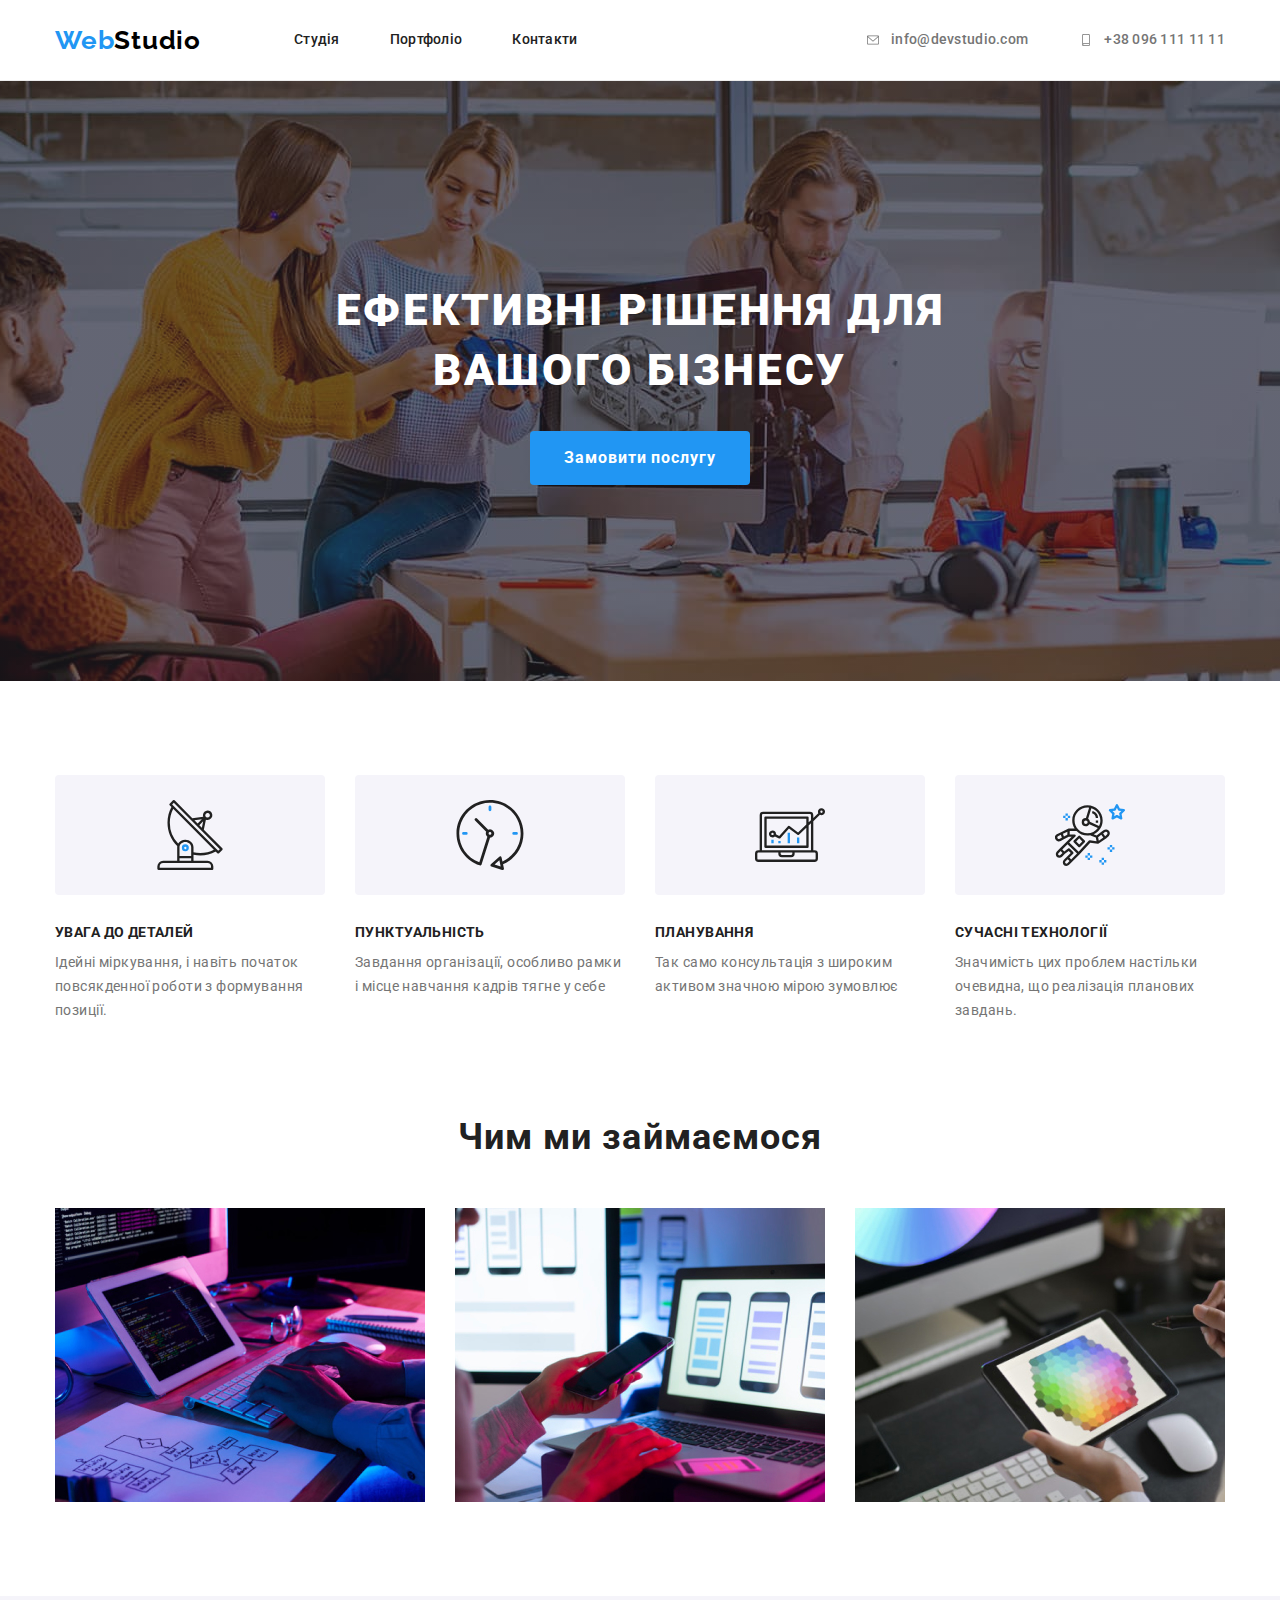
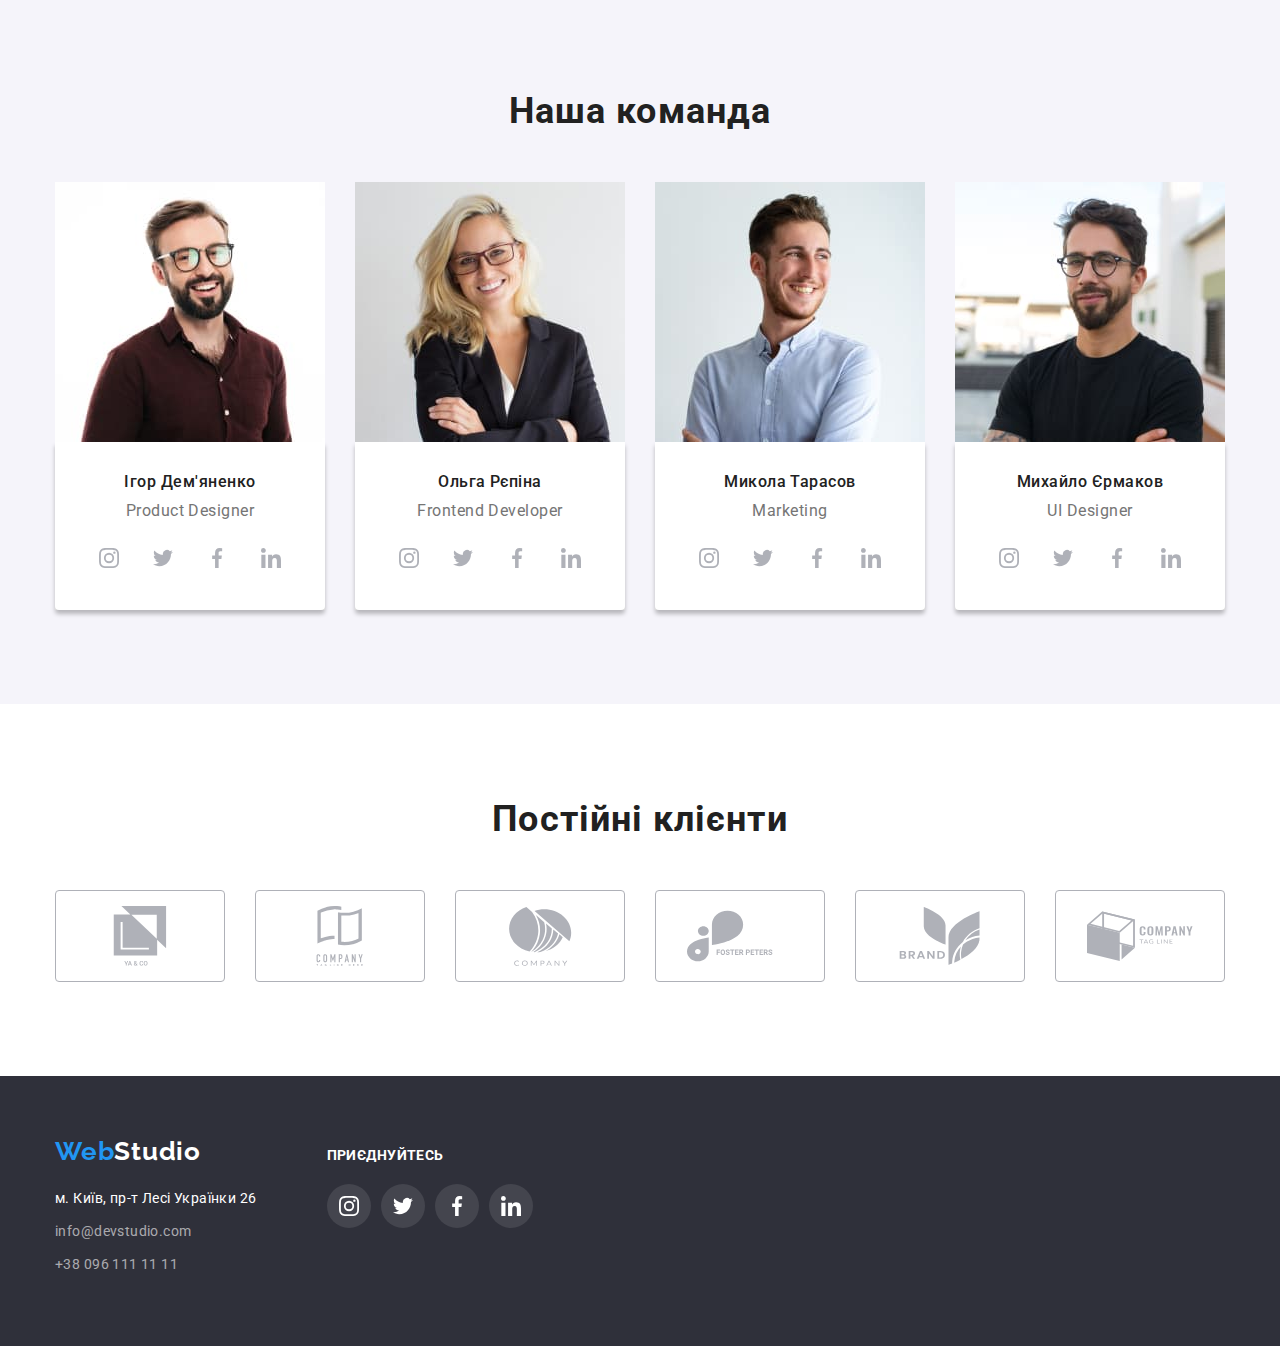
<file: index.html>
<!DOCTYPE html>
<html lang="uk">
  <head>
    <meta charset="UTF-8" />
    <meta http-equiv="X-UA-Compatible" content="IE=edge" />
    <meta name="viewport" content="width=device-width, initial-scale=1.0" />
    <title>Студія</title>

    <link rel="preconnect" href="https://fonts.googleapis.com" />
    <link rel="preconnect" href="https://fonts.gstatic.com" crossorigin />
    <!--<link rel="preconnect" href="<https://fonts.gstatic.com>" />-->
    <link
      href="https://fonts.googleapis.com/css2?family=Raleway:wght@700&family=Roboto:wght@400;500;700;900&display=swap"
      rel="stylesheet"
    />

    <link
      rel="stylesheet"
      href="https://cdnjs.cloudflare.com/ajax/libs/modern-normalize/1.1.0/modern-normalize.min.css"
      integrity="sha512-wpPYUAdjBVSE4KJnH1VR1HeZfpl1ub8YT/NKx4PuQ5NmX2tKuGu6U/JRp5y+Y8XG2tV+wKQpNHVUX03MfMFn9Q=="
      crossorigin="anonymous"
      referrerpolicy="no-referrer"
    />
    <link rel="stylesheet" href="./css/style.css" />
  </head>

  <body>
    <header class="page-header">
      <nav class="container main-nav">
        <a href="./index.html" class="logoh link"
          ><span class="webh-logo">Web</span><span class="studioh-logo">Studio</span></a
        >
        <ul class="site-nav list">
          <li class="item">
            <a href="" class="link">Студія</a>
          </li>
          <li class="item">
            <a href="./portfolio.html" class="link">Портфоліо</a>
          </li>
          <li class="item"><a href=" " class="link">Контакти</a></li>
        </ul>

        <ul class="contacts-nav list">
          <li class="item">
            <a href="mailto:info@devstudio.com" class="contacts link">
              <svg class="contacts-nav-icon" width="16" height="12">
                <use href="./images/icon.svg#envelope"></use>
              </svg>
              info@devstudio.com
            </a>
          </li>
          <li class="item">
            <a href="tel:+380961111111" class="contacts link">
              <svg class="contacts-nav-icon" width="16" height="12">
                <use href="./images/icon.svg#smartphone"></use>
              </svg>
              +38 096 111 11 11
            </a>
          </li>
        </ul>
      </nav>
    </header>

    <main>
      <!--section "hero">-->

      <section class="hero-section overlay">
        <h1 class="hero-title">Ефективні рішення для вашого бізнесу</h1>
        <button type="button" class="button hero-button">Замовити послугу</button>
      </section>

      <!-- Section Особливості рішень-->

      <!-- features Section - Особливості рішень-->
      <section class="section no-padding">
        <div class="container">
          <h2 class="section-title visually-hidden">Особливості рішень</h2>
          <ul class="features-list list">
            <li class="item">
              <div class="thumb">
                <svg class="features-icon" width="70" height="70">
                  <use href="./images/icon.svg#antenna"></use>
                </svg>
              </div>
              <div class="features-content">
                <h3 class="title">Увага до деталей</h3>
                <p class="description">
                  Ідейні міркування, і навіть початок повсякденної роботи з формування позиції.
                </p>
              </div>
            </li>
            <li class="item">
              <div class="thumb">
                <svg class="features-icon" width="70" height="70">
                  <use href="./images/icon.svg#clock"></use>
                </svg>
              </div>
              <div class="features-content">
                <h3 class="title">Пунктуальність</h3>
                <p class="description">
                  Завдання організації, особливо рамки і місце навчання кадрів тягне у себе
                </p>
              </div>
            </li>
            <li class="item">
              <div class="thumb">
                <svg class="features-icon" width="70" height="70">
                  <use href="./images/icon.svg#diagram"></use>
                </svg>
              </div>
              <div class="features-content">
                <h3 class="title">Планування</h3>
                <p class="description">
                  Так само консультація з широким активом значною мірою зумовлює
                </p>
              </div>
            </li>
            <li class="item">
              <div class="thumb">
                <svg class="features-icon" width="70" height="70">
                  <use href="./images/icon.svg#astronaut"></use>
                </svg>
              </div>
              <div class="features-content">
                <h3 class="title">Сучасні технології</h3>
                <p class="description">
                  Значимість цих проблем настільки очевидна, що реалізація планових завдань.
                </p>
              </div>
            </li>
          </ul>
        </div>
      </section>

      <!-- -->

      <!-- Section Чим ми займаємося -->
      <section class="section">
        <div class="container">
          <h2 class="section-title">Чим ми займаємося</h2>
          <ul class="work-list list">
            <li class="item">
              <a href="" class="title">
                <img src="./images/box/box-1.jpg" alt="Діяльність1" width="370" height="294" />
              </a>
            </li>
            <li class="item">
              <a href="" class="title">
                <img src="./images/box/box-2.jpg" alt="Діяльність2" width="370" height="294" />
              </a>
            </li>
            <li class="item">
              <a href="" class="title">
                <img src="./images/box/box-3.jpg" alt="Діяльність3" width="370" height="294" />
              </a>
            </li>
          </ul>
        </div>
      </section>

      <!-- Section Наша команда Section 3-->
      <section class="section cards-team">
        <div class="container">
          <h2 class="section-title">Наша команда</h2>
          <ul class="team-list list">
            <li class="item">
              <img
                src="./images/cards/team-card1.jpg"
                alt="Ігор Дем'яненко продакт Дизайнер"
                width="270"
                height="260"
              />
              <div class="team-info">
                <div class="team-content">
                  <h3 class="title">Ігор Дем'яненко</h3>
                  <p class="description" lang="en">Product Designer</p>
                </div>

                <div class="team-icon">
                  <!--Оформление иконок соцсетей */-->
                  <ul class="team-list-icon list">
                    <li>
                      <a
                        class="team-icon-link"
                        href="https://www.instagram.com/"
                        aria-label="Instagram icon"
                        target="_blank"
                        rel="noopener noreferrer"
                      >
                        <svg class="team-item-icon">
                          <use href="./images/icon.svg#instagram"></use>
                        </svg>
                      </a>
                    </li>
                    <li>
                      <a
                        class="team-icon-link"
                        href="https://twitter.com"
                        aria-label="Twitter icon"
                        target="_blank"
                        rel="noopener noreferrer"
                      >
                        <svg class="team-item-icon">
                          <use href="./images/icon.svg#twitter"></use>
                        </svg>
                      </a>
                    </li>
                    <li>
                      <a
                        class="team-icon-link"
                        href="https://facebook.com"
                        aria-label="Facebook icon"
                        target="_blank"
                        rel="noopener noreferrer"
                      >
                        <svg class="team-item-icon">
                          <use href="./images/icon.svg#facebook"></use>
                        </svg>
                      </a>
                    </li>
                    <li>
                      <a
                        class="team-icon-link"
                        href="https://linkedin.com"
                        aria-label="LinkedIn icon"
                        target="_blank"
                        rel="noopener noreferrer"
                      >
                        <svg class="team-item-icon">
                          <use href="./images/icon.svg#linkedin"></use>
                        </svg>
                      </a>
                    </li>
                  </ul>
                </div>
              </div>
            </li>

            <li class="item">
              <img
                src="./images/cards/team-card2.jpg"
                alt="Ольга Рєпіна фронт енд розробник"
                width="270"
                height="260"
              />
              <div class="team-info">
                <div class="team-content">
                  <h3 class="title">Ольга Рєпіна</h3>
                  <p class="description" lang="en">Frontend Developer</p>
                </div>
                <div class="team-icon">
                  <!--Оформление иконок соцсетей */-->
                  <ul class="team-list-icon list">
                    <li>
                      <a
                        class="team-icon-link"
                        href="https://www.instagram.com/"
                        aria-label="Instagram icon"
                        target="_blank"
                        rel="noopener noreferrer"
                      >
                        <svg class="team-item-icon">
                          <use href="./images/icon.svg#instagram"></use>
                        </svg>
                      </a>
                    </li>
                    <li>
                      <a
                        class="team-icon-link"
                        href="https://twitter.com"
                        aria-label="Twitter icon"
                        target="_blank"
                        rel="noopener noreferrer"
                      >
                        <svg class="team-item-icon">
                          <use href="./images/icon.svg#twitter"></use>
                        </svg>
                      </a>
                    </li>
                    <li>
                      <a
                        class="team-icon-link"
                        href="https://facebook.com"
                        aria-label="Facebook icon"
                        target="_blank"
                        rel="noopener noreferrer"
                      >
                        <svg class="team-item-icon">
                          <use href="./images/icon.svg#facebook"></use>
                        </svg>
                      </a>
                    </li>
                    <li>
                      <a
                        class="team-icon-link"
                        href="https://linkedin.com"
                        aria-label="LinkedIn icon"
                        target="_blank"
                        rel="noopener noreferrer"
                      >
                        <svg class="team-item-icon">
                          <use href="./images/icon.svg#linkedin"></use>
                        </svg>
                      </a>
                    </li>
                  </ul>
                </div>
              </div>
            </li>

            <li class="item">
              <img
                src="./images/cards/team-card3.jpg"
                alt="Микола Тарасов Маркетинг"
                width="270"
                height="260"
              />
              <div class="team-info">
                <div class="team-content">
                  <h3 class="title">Микола Тарасов</h3>
                  <p class="description" lang="en">Marketing</p>
                </div>

                <div class="team-icon">
                  <!--Оформление иконок соцсетей */-->
                  <ul class="team-list-icon list">
                    <li>
                      <a
                        class="team-icon-link"
                        href="https://www.instagram.com/"
                        aria-label="Instagram icon"
                        target="_blank"
                        rel="noopener noreferrer"
                      >
                        <svg class="team-item-icon">
                          <use href="./images/icon.svg#instagram"></use>
                        </svg>
                      </a>
                    </li>
                    <li>
                      <a
                        class="team-icon-link"
                        href="https://twitter.com"
                        aria-label="Twitter icon"
                        target="_blank"
                        rel="noopener noreferrer"
                      >
                        <svg class="team-item-icon">
                          <use href="./images/icon.svg#twitter"></use>
                        </svg>
                      </a>
                    </li>
                    <li>
                      <a
                        class="team-icon-link"
                        href="https://facebook.com"
                        aria-label="Facebook icon"
                        target="_blank"
                        rel="noopener noreferrer"
                      >
                        <svg class="team-item-icon">
                          <use href="./images/icon.svg#facebook"></use>
                        </svg>
                      </a>
                    </li>
                    <li>
                      <a
                        class="team-icon-link"
                        href="https://linkedin.com"
                        aria-label="LinkedIn icon"
                        target="_blank"
                        rel="noopener noreferrer"
                      >
                        <svg class="team-item-icon">
                          <use href="./images/icon.svg#linkedin"></use>
                        </svg>
                      </a>
                    </li>
                  </ul>
                </div>
              </div>
            </li>

            <li class="item">
              <img
                src="./images/cards/team-card4.jpg"
                alt="Михайло Єрмаков графічний дизайнер"
                width="270"
                height="260"
              />
              <div class="team-info">
                <div class="team-content">
                  <h3 class="title">Михайло Єрмаков</h3>
                  <p class="description" lang="en">UI Designer</p>
                </div>
                <div class="team-icon">
                  <!--Оформление иконок соцсетей */-->
                  <ul class="team-list-icon list">
                    <li>
                      <a
                        class="team-icon-link"
                        href="https://www.instagram.com/"
                        aria-label="Instagram icon"
                        target="_blank"
                        rel="noopener noreferrer"
                      >
                        <svg class="team-item-icon">
                          <use href="./images/icon.svg#instagram"></use>
                        </svg>
                      </a>
                    </li>
                    <li>
                      <a
                        class="team-icon-link"
                        href="https://twitter.com"
                        aria-label="Twitter icon"
                        target="_blank"
                        rel="noopener noreferrer"
                      >
                        <svg class="team-item-icon">
                          <use href="./images/icon.svg#twitter"></use>
                        </svg>
                      </a>
                    </li>
                    <li>
                      <a
                        class="team-icon-link"
                        href="https://facebook.com"
                        aria-label="Facebook icon"
                        target="_blank"
                        rel="noopener noreferrer"
                      >
                        <svg class="team-item-icon">
                          <use href="./images/icon.svg#facebook"></use>
                        </svg>
                      </a>
                    </li>
                    <li>
                      <a
                        class="team-icon-link"
                        href="https://linkedin.com"
                        aria-label="LinkedIn icon"
                        target="_blank"
                        rel="noopener noreferrer"
                      >
                        <svg class="team-item-icon">
                          <use href="./images/icon.svg#linkedin"></use>
                        </svg>
                      </a>
                    </li>
                  </ul>
                </div>
              </div>
            </li>
          </ul>
        </div>
      </section>

      <section class="section">
        <div class="container">
          <h2 class="section-title">Постійні клієнти</h2>
          <ul class="clients-list-icon list">
            <li>
              <a href="" class="clients-icon-link">
                <svg class="clients-item-icon">
                  <use href="./images/icon.svg#client-logo1"></use>
                </svg>
              </a>
            </li>
            <li>
              <a href="" class="clients-icon-link">
                <svg class="clients-item-icon">
                  <use href="./images/icon.svg#client-logo2"></use>
                </svg>
              </a>
            </li>
            <li>
              <a href="" class="clients-icon-link">
                <svg class="clients-item-icon">
                  <use href="./images/icon.svg#client-logo3"></use>
                </svg>
              </a>
            </li>
            <li>
              <a href="" class="clients-icon-link">
                <svg class="clients-item-icon">
                  <use href="./images/icon.svg#client-logo4"></use>
                </svg>
              </a>
            </li>
            <li class="item">
              <a href="" class="clients-icon-link">
                <svg class="clients-item-icon">
                  <use href="./images/icon.svg#client-logo5"></use>
                </svg>
              </a>
            </li>
            <li>
              <a href="" class="clients-icon-link">
                <svg class="clients-item-icon">
                  <use href="./images/icon.svg#client-logo6"></use>
                </svg>
              </a>
            </li>
          </ul>
        </div>
      </section>
    </main>

    <!-- footer -->
    <footer class="footer">
      <div class="container footer-info">
        <div class="footer-adr">
          <a href="./index.html" class="logof link">
            <span class="webf-logo">Web</span><span class="studiof-logo">Studio</span></a
          >
          <address>
            <a
              href="https://www.google.com/maps/d/viewer?mid=10uSM3H-mIU3GznYo2szRIEphczw&hl=en_US&ll=50.42732700000001%2C30.538092&z=17"
              target="_blank"
              class="address-footer link"
              rel="noopener noreferrer"
            >
              м. Київ, пр-т Лесі Українки 26</a
            >
            <a href="mailto:info@devstudio.com" class="contacts-footer link">info@devstudio.com</a>
            <a href="tel:+380961111111" class="contacts-footer link">+38 096 111 11 11</a>
          </address>
        </div>
        <div class="footer-icon">
          <p class="title">приєднуйтесь</p>
          <div class="team-icon">
            <!--Оформление иконок соцсетей */-->
            <ul class="footer-list-icon list">
              <li>
                <a
                  class="footer-icon-link"
                  href="https://www.instagram.com/"
                  aria-label="Instagram icon"
                  target="_blank"
                  rel="noopener noreferrer"
                >
                  <svg class="footer-item-icon">
                    <use href="./images/icon.svg#instagram"></use>
                  </svg>
                </a>
              </li>
              <li>
                <a
                  class="footer-icon-link"
                  href="https://twitter.com"
                  aria-label="Twitter icon"
                  target="_blank"
                  rel="noopener noreferrer"
                >
                  <svg class="footer-item-icon">
                    <use href="./images/icon.svg#twitter"></use>
                  </svg>
                </a>
              </li>
              <li>
                <a
                  class="footer-icon-link"
                  href="https://facebook.com"
                  aria-label="Facebook icon"
                  target="_blank"
                  rel="noopener noreferrer"
                >
                  <svg class="footer-item-icon">
                    <use href="./images/icon.svg#facebook"></use>
                  </svg>
                </a>
              </li>
              <li>
                <a
                  class="footer-icon-link"
                  href="https://linkedin.com"
                  aria-label="LinkedIn icon"
                  target="_blank"
                  rel="noopener noreferrer"
                >
                  <svg class="footer-item-icon">
                    <use href="./images/icon.svg#linkedin"></use>
                  </svg>
                </a>
              </li>
            </ul>
          </div>
        </div>
      </div>
    </footer>
  </body>
</html>
</file>
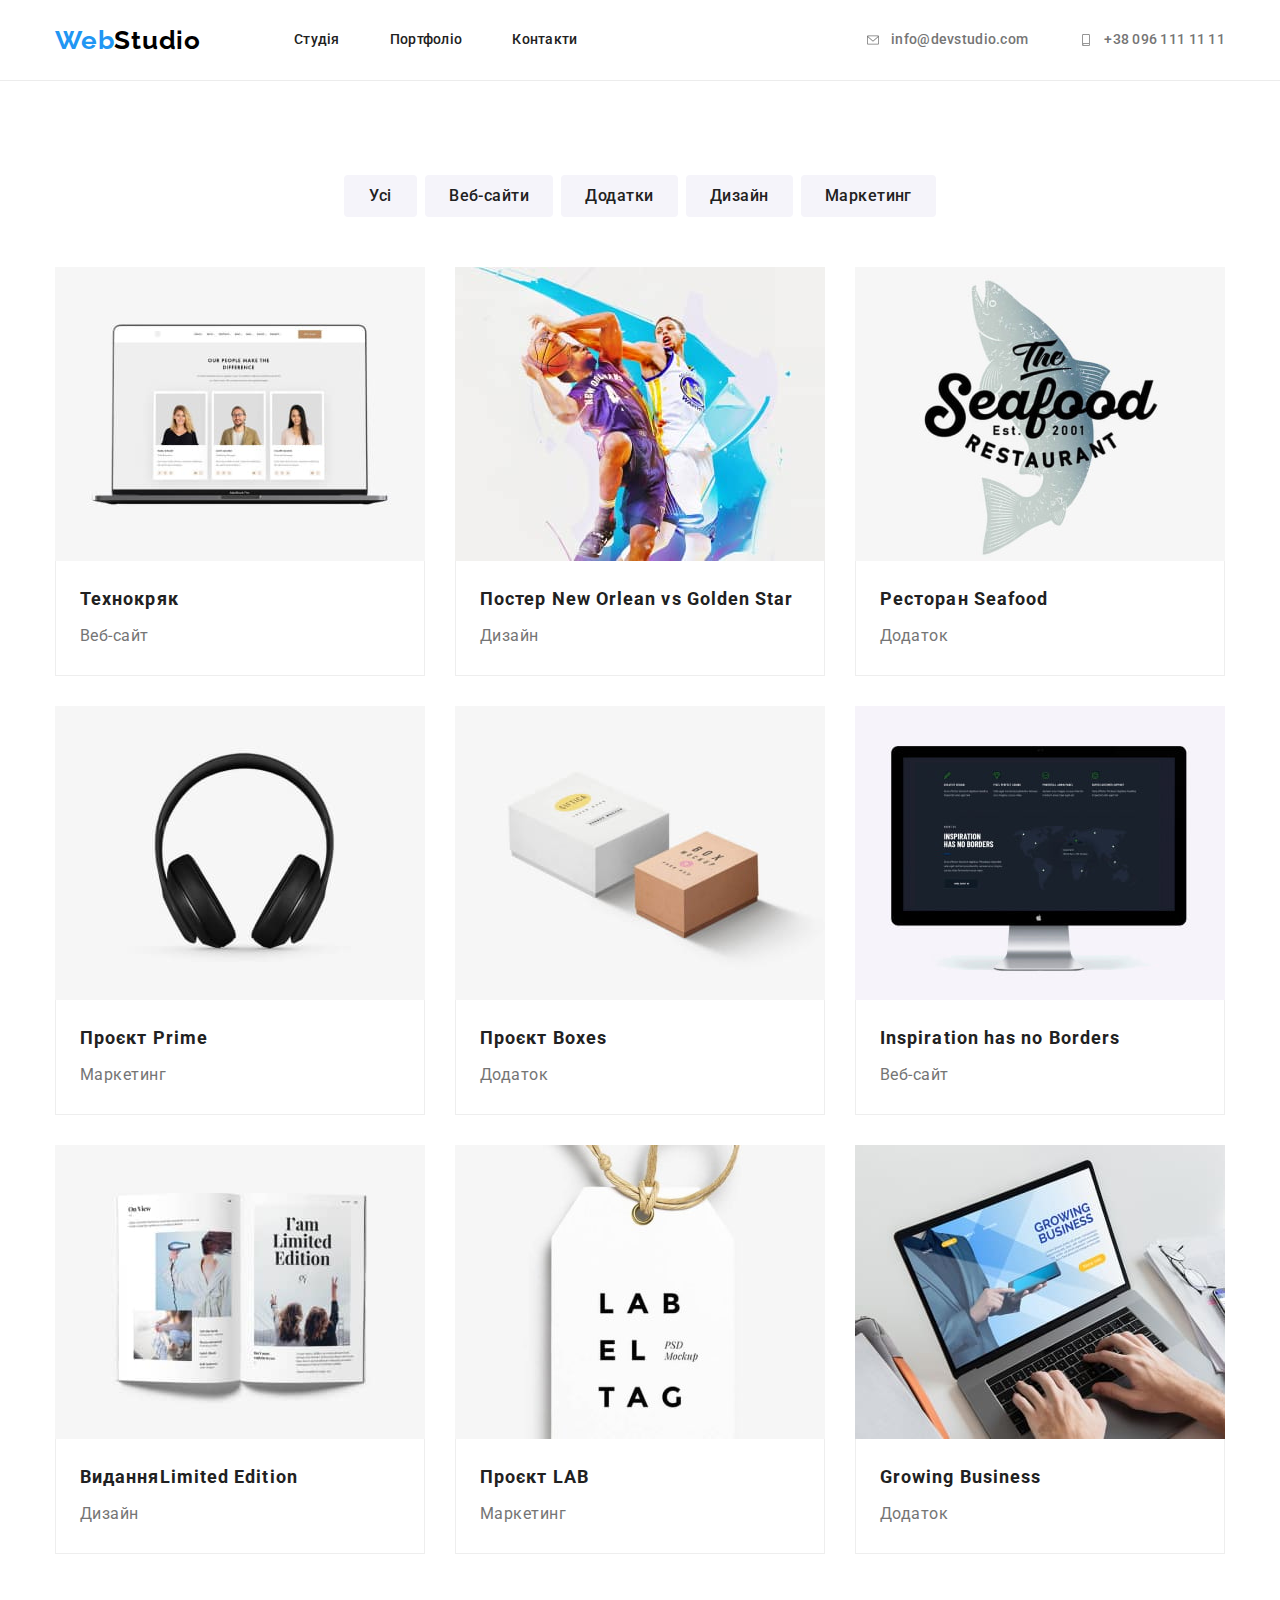
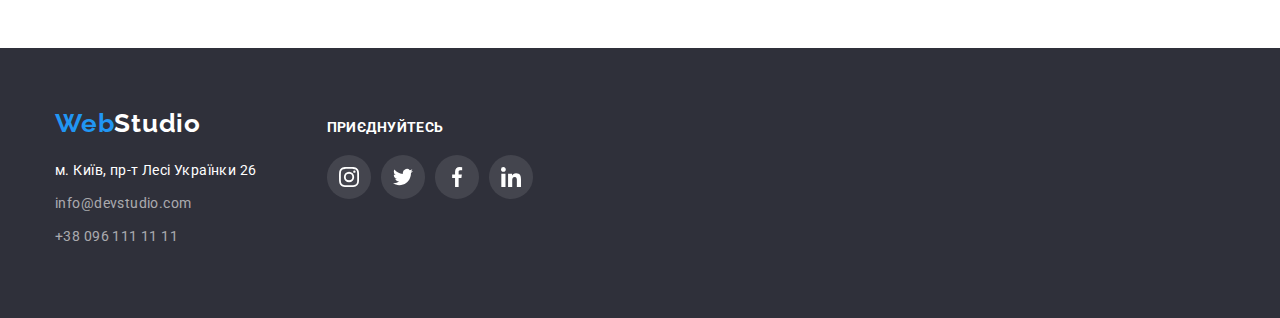
<file: portfolio.html>
<!DOCTYPE html>
<html lang="en">
  <head>
    <meta charset="UTF-8" />
    <meta http-equiv="X-UA-Compatible" content="IE=edge" />
    <meta name="viewport" content="width=device-width, initial-scale=1.0" />
    <title>Portfolio</title>
    <link rel="preconnect" href="https://fonts.googleapis.com" />
    <link rel="preconnect" href="https://fonts.gstatic.com" crossorigin />
    <link
      href="https://fonts.googleapis.com/css2?family=Raleway:wght@700&family=Roboto:wght@400;500;700;900&display=swap"
      rel="stylesheet"
    />
    <link rel="stylesheet" href="./css/style.css" />
  </head>
  <body>
    <header class="page-header">
      <nav class="container main-nav">
        <a href="./index.html" class="logoh link"
          ><span class="webh-logo">Web</span><span class="studioh-logo">Studio</span></a
        >
        <ul class="site-nav list">
          <li class="item">
            <a href="./index.html" class="link">Студія</a>
          </li>
          <li class="item">
            <a href=" " class="link">Портфоліо</a>
          </li>
          <li class="item"><a href=" " class="link">Контакти</a></li>
        </ul>

        <ul class="contacts-nav list">
          <li class="item">
            <a href="mailto:info@devstudio.com" class="contacts link">
              <svg class="contacts-nav-icon" width="16" height="12">
                <use href="./images/icon.svg#envelope"></use>
              </svg>
              info@devstudio.com
            </a>
          </li>
          <li class="item">
            <a href="tel:+380961111111" class="contacts link">
              <svg class="contacts-nav-icon" width="16" height="12">
                <use href="./images/icon.svg#smartphone"></use>
              </svg>
              +38 096 111 11 11
            </a>
          </li>
        </ul>
    </header>
    <main>
      <!--Portfolio заголовок потом скрыть-->
      <h1 class="visually-hidden">Portfolio</h1>
      <section class="section">
        <div class="container">
          <!-- <div class="filter-button">-->
          <ul class="filter-list list">
            <li class="item"><button type="button" class="button second">Усі</button></li>
            <li class="item"><button type="button" class="button second">Веб-сайти</button></li>
            <li class="item"><button type="button" class="button second">Додатки</button></li>
            <li class="item"><button type="button" class="button second">Дизайн</button></li>
            <li class="item"><button type="button" class="button second">Маркетинг</button></li>
          </ul>
          <!--</div>-->
        </div>

        <!--foto portfolio-->
        <div class="container">
          <ul class="portfolio-list list">
            <li class="item">
              <article class="portfolio-card">
                <div class="potfolio-thumb">
                  <img src="./images/portfolio/project-1.jpg" alt="Назва сайту" width="370" />
                </div>
                <div class="portfolio-content">
                  <h3 class="title">Технокряк</h3>
                  <p class="description">Веб-сайт</p>
                </div>
              </article>
            </li>
            <li class="item">
              <article class="portfolio-card">
                <div class="potfolio-thumb">
                  <img src="./images/portfolio/project-2.jpg" alt="Назва постеру" width="370" />
                </div>
                <div class="portfolio-content">
                  <h3 class="title">Постер <span lang="en">New Orlean vs Golden Star</span></h3>
                  <p class="description">Дизайн</p>
                </div>
              </article>
            </li>
            <li class="item">
              <article class="portfolio-card">
                <div class="potfolio-thumb">
                  <img src="./images/portfolio/project-3.jpg" alt="Назва ресторану" width="370" />
                </div>
                <div class="portfolio-content">
                  <h3 class="title">Ресторан <span lang="en">Seafood</span></h3>
                  <p class="description">Додаток</p>
                </div>
              </article>
            </li>
            <li class="item">
              <article class="portfolio-card">
                <div class="potfolio-thumb">
                  <img src="./images/portfolio/project-4.jpg" alt="Назва проекту" width="370" />
                </div>
                <div class="portfolio-content">
                  <h3 class="title">Проєкт <span lang="en">Prime</span></h3>
                  <p class="description">Маркетинг</p>
                </div>
              </article>
            </li>
            <li class="item">
              <article class="portfolio-card">
                <div class="potfolio-thumb">
                  <img src="./images/portfolio/project-5.jpg" alt="Назва проекту" width="370" />
                </div>
                <div class="portfolio-content">
                  <h3 class="title">Проєкт <span lang="en">Boxes</span></h3>
                  <p class="description">Додаток</p>
                </div>
              </article>
            </li>
            <li class="item">
              <article class="portfolio-card">
                <div class="potfolio-thumb">
                  <img src="./images/portfolio/project-6.jpg" alt="Назва сайту" width="370" />
                </div>
                <div class="portfolio-content">
                  <h3 class="title" lang="en">Inspiration has no Borders</h3>
                  <p class="description">Веб-сайт</p>
                </div>
              </article>
            </li>
            <li class="item">
              <article class="portfolio-card">
                <div class="potfolio-thumb">
                  <img src="./images/portfolio/project-7.jpg" alt="Назва видання" width="370" />
                </div>
                <div class="portfolio-content">
                  <h3 class="title">Видання<span lang="en">Limited Edition</span></h3>
                  <p class="description">Дизайн</p>
                </div>
              </article>
            </li>
            <li class="item">
              <article class="portfolio-card">
                <div class="potfolio-thumb">
                  <img src="./images/portfolio/project-8.jpg" alt="Назва проекту" width="370" />
                </div>
                <div class="portfolio-content">
                  <h3 class="title">Проєкт <span lang="en">LAB</span></h3>
                  <p class="description">Маркетинг</p>
                </div>
              </article>
            </li>
            <li class="item">
              <article class="portfolio-card">
                <div class="potfolio-thumb">
                  <img src="./images/portfolio/project-9.jpg" alt="Назва додатку" width="370" />
                </div>
                <div class="portfolio-content">
                  <h3 class="title" lang="en">Growing Business</h3>
                  <p class="description">Додаток</p>
                </div>
              </article>
            </li>
          </ul>
        </div>
      </section>
    </main>
    <footer class="footer">
      <div class="container footer-info">
        <div class="footer-adr">
          <a href="./index.html" class="logof link">
            <span class="webf-logo">Web</span><span class="studiof-logo">Studio</span></a
          >
          <address>
            <a
              href="https://www.google.com/maps/d/viewer?mid=10uSM3H-mIU3GznYo2szRIEphczw&hl=en_US&ll=50.42732700000001%2C30.538092&z=17"
              target="_blank"
              class="address-footer link"
              rel="noopener noreferrer"
            >
              м. Київ, пр-т Лесі Українки 26</a
            >
            <a href="mailto:info@devstudio.com" class="contacts-footer link">info@devstudio.com</a>
            <a href="tel:+380961111111" class="contacts-footer link">+38 096 111 11 11</a>
          </address>
        </div>
        <div class="footer-icon">
          <p class="title">приєднуйтесь</p>
          <div class="team-icon">
            <!--Оформление иконок соцсетей */-->
            <ul class="footer-list-icon list">
              <li>
                <a
                  class="footer-icon-link"
                  href="https://www.instagram.com/"
                  aria-label="Instagram icon"
                  target="_blank"
                  rel="noopener noreferrer"
                >
                  <svg class="footer-item-icon">
                    <use href="./images/icon.svg#instagram"></use>
                  </svg>
                </a>
              </li>
              <li>
                <a
                  class="footer-icon-link"
                  href="https://twitter.com"
                  aria-label="Twitter icon"
                  target="_blank"
                  rel="noopener noreferrer"
                >
                  <svg class="footer-item-icon">
                    <use href="./images/icon.svg#twitter"></use>
                  </svg>
                </a>
              </li>
              <li>
                <a
                  class="footer-icon-link"
                  href="https://facebook.com"
                  aria-label="Facebook icon"
                  target="_blank"
                  rel="noopener noreferrer"
                >
                  <svg class="footer-item-icon">
                    <use href="./images/icon.svg#facebook"></use>
                  </svg>
                </a>
              </li>
              <li>
                <a
                  class="footer-icon-link"
                  href="https://linkedin.com"
                  aria-label="LinkedIn icon"
                  target="_blank"
                  rel="noopener noreferrer"
                >
                  <svg class="footer-item-icon">
                    <use href="./images/icon.svg#linkedin"></use>
                  </svg>
                </a>
              </li>
            </ul>
          </div>
        </div>
      </div>
    </footer>
    </footer>
  </body>
</html>
</file>
<file: css/style.css>
/* Колір основнотго тексту  #212121 */
/* Вторинний колір тексту ciрий  #757575*/
/* Тескт Hero Білий  #FFFFFF */
/* Акцент -Голубий #2196F3 */
/* Вторинний білий для футер rgba(255, 255, 255, 0.6); */
/* page background: #F5F5F5 */
/* Section Наша команда #F5F4FA */
/* Section Hero background #2F303A */

:root {
  --primary-text-color: #212121;
  --second-text-color: #757575;
  --primary-white-color: #ffffff;
  --second-white-color: rgba(255, 255, 255, 0.6);
  --accent-text-color: #2196f3;
  --primary-bg-color: #ffffff;
  --second-bg-color: #f5f4fa;
  --background-hf-color: #2f303a;
  --logo-studioh-color: #000000;
  --border-line-color: #ececec;
  --portfolio-list-gap: 30px;
  --card-outline-color: #eeeeee;
  --icon-color: #afb1b8;
}

html {
  box-sizing: border-box;
}

*,
*:before,
*:after {
  box-sizing: inherit;
}

body {
  font-family: Roboto, sans-serif;
  color: var(--primary-text-color);
  margin: 0;
}
h1,
h2,
h3,
h4,
h5,
h6,
ul,
p {
  margin: 0;
}
img {
  display: block;
  max-width: 100%;
  height: auto;
}

.list {
  list-style: none;
  padding: 0;
  margin: 0;
}

.link {
  text-decoration: none;
}
/* Для приховування заголовку */
.visually-hidden {
  position: absolute;
  white-space: nowrap;
  width: 1px;
  height: 1px;
  overflow: hidden;
  border: 0;
  padding: 0;
  clip: rect(0 0 0 0);
  clip-path: inset(50%);
  margin: -1px;
}
.container {
  margin: 0 auto;
  margin-left: auto;
  margin-right: auto;
  margin-top: auto;
  width: 1200px;
  padding-left: 15px;
  padding-right: 15px;
}

.page-header {
  background-color: var(--primary-bg-color);
  border-bottom-width: 1px;
  border-bottom-style: solid;
  border-bottom-color: var(--border-line-color);
}
/****** Логотип у хедері******/
.webh-logo {
  color: var(--accent-text-color);
}
.studioh-logo {
  color: var(--logo-studioh-color);
}
.logoh {
  font-family: "Raleway";
  font-weight: 700;
  font-size: 26px;
  line-height: 1.19;
  letter-spacing: 0.03em;
}

/*Навігація по сайту */
.main-nav {
  display: flex;
  align-items: center;
}
.site-nav {
  padding: 0;
  margin: 0;
  display: flex;
  box-sizing: border-box;
  margin-left: 93px;
}

.site-nav .item + .item {
  margin-left: 50px;
}
.site-nav .link {
  display: block;
  padding-top: 32px;
  padding-bottom: 32px;
  color: var(--primary-text-color);
  font-weight: 500;
  font-size: 14px;
  line-height: 1.14;
  letter-spacing: 0.02em;
}
/* Контакти у хедері e-mail, tel */

.contacts-nav {
  display: flex;
  margin-left: auto;
  justify-content: center;
  align-items: center;
}
.contacts-nav .contacts {
  margin: 0;
  padding: 0;
  display: flex;
  justify-content: center;
  align-items: center;
  gap: 10px;
}
.contacts-nav-icon {
  fill: var(--second-text-color);
}
.contacts-nav .item + .item {
  margin-left: 50px;
}
.contacts-nav .contacts {
  padding-top: 32px;
  padding-bottom: 32px;
  font-weight: 500;
  font-size: 14px;
  line-height: 1.14;
  letter-spacing: 0.02em;
  color: var(--second-text-color);
}
.link:hover,
.link:focus {
  color: var(--accent-text-color);
}
.link:hover .contacts-nav-icon,
.link:focus .contacts-nav-icon {
  fill: var(--accent-text-color);
}

/* section hero */
.hero-section {
  text-align: center;
  padding-bottom: 200px;
  padding-top: 200px;
  background-color: var(--background-hf-color);
}
/*задання фону з градієнтом для hero*/
.hero-section.overlay {
  max-width: 1600px;
  height: 600px;
  margin-left: auto;
  margin-right: auto;
  background-image: linear-gradient(to right, rgba(47, 48, 58, 0.4), rgba(47, 48, 58, 0.4)),
    url("../images/bgn/hero-bgn.jpg");
  background-repeat: no-repeat;
  background-size: cover;
  background-position: center;
  /*outline: 1px solid black;*/
}
.hero-title {
  display: block;
  margin: auto;
  margin-top: 0;
  margin-bottom: 30px;
  width: 696px;
  font-weight: 900;
  font-size: 44px;
  line-height: 1.36;
  letter-spacing: 0.06em;
  text-transform: uppercase;
  color: var(--primary-white-color);
}

/* button */
.button {
  /*font-family: Roboto, sans-serif;*/
  display: block;
  margin: auto;
  font-family: inherit;
  font-size: 16px;
  text-align: center;
  border-color: transparent;
  border-radius: 4px;
  background-color: var(--second-bg-color);
  cursor: pointer;
  /* border: 1px solid transparent;*/
}
/* button in section Hero */
.button.hero-button {
  /* display: block;*/
  text-align: center;
  font-weight: 700;
  line-height: 1.88;
  letter-spacing: 0.06em;
  color: var(--primary-white-color);
  background-color: var(--accent-text-color);
  padding: 10px 32px;
  min-width: 216px;
}
/* fiter (buttons) for page Portfolio*/

.button.second {
  font-weight: 500;
  line-height: 1.63;
  letter-spacing: 0.03em;
  color: var(--primary-text-color);
  padding: 0;
  min-width: 73px;
}
.button.second:hover,
.button.second:focus {
  color: var(--primary-white-color);
  background-color: var(--accent-text-color);
}
/* Section  */
.section {
  padding-top: 94px;
  padding-bottom: 94px;
  /*border: 2px solid tomato;*/
}

.section.no-padding {
  padding-bottom: 0;
}
.section-title {
  margin-top: 0;
  margin-bottom: 50px;
  font-weight: 700;
  font-size: 36px;
  line-height: 1.167;
  text-align: center;
  letter-spacing: 0.03em;
}
/* features особливості рішень*/

.features-list {
  display: flex;
  gap: 30px;
}
.features-list > .item {
  flex-basis: 270px;
}

.features-list .title {
  margin-top: 0;
  margin-bottom: 10px;
  font-weight: 700;
  font-size: 14px;
  line-height: 1.14;
  letter-spacing: 0.03em;
  text-transform: uppercase;
}
.features-list .description {
  font-size: 14px;
  line-height: 1.7;
  color: var(--second-text-color);
  letter-spacing: 0.03em;
}

.features-list .thumb {
  display: flex;
  justify-content: center;
  align-items: center;
  background-color: var(--second-bg-color);
  height: 120px;
  border-radius: 4px;
  margin-bottom: 30px;
}

/* work Чим ми займаємось .work .title {}*/
.work-list {
  display: flex;
  gap: 30px;
}
.work-list > .item {
  flex-basis: 370px;
}
/* team команда фон Наша Команда*/
.section.cards-team {
  background-color: var(--second-bg-color);
  text-align: center;
}
.team-list {
  display: flex;
  gap: 30px;
}
.team-list > .item {
  flex-basis: 270px;
}

.team-info {
  padding-top: 30px;
  padding-bottom: 30px;
  /*border: 0px solid var(--card-outline-color);*/
  border-bottom-left-radius: 4px;
  border-bottom-right-radius: 4px;
  border-top: none;
  box-shadow: 0 4px 4px rgba(0, 0, 0, 0.25);
}
.team-content {
  text-align: center;
}
.team-content .title {
  padding-bottom: 10px;
}
.team-list .title {
  font-weight: 500;
  font-size: 16px;
  line-height: 1.19;
  letter-spacing: 0.03em;
  text-align: center;
}
.team-list .description {
  font-weight: 400;
  font-size: 16px;
  line-height: 1.19;
  letter-spacing: 0.03em;
  color: var(--second-text-color);
}
.team-list .item {
  background-color: var(--primary-white-color);
}
/* оформлення іконок соцмереж*/
.team-icon {
  margin-top: 16px;
}
.team-list-icon.list {
  display: flex;
  justify-content: center;
  gap: 10px;
}
.team-icon-link {
  display: flex;
  justify-content: center;
  align-items: center;
  background-color: var(--primary-bg-color);
  border-radius: 50%;
  width: 44px;
  height: 44px;
  cursor: pointer;
}

.team-item-icon {
  width: 20px;
  height: 20px;
  fill: var(--icon-color);
}
.team-icon-link:hover,
.team-icon-link:focus {
  background-color: var(--accent-text-color);
}
.team-icon-link:hover .team-item-icon,
.team-icon-link:focus .team-item-icon {
  fill: var(--primary-white-color);
}

/* Clients icon*/
.clients-list-icon.list {
  display: flex;
  justify-content: center;
  gap: 30px;
}
/*
.clients-list-icon > .item {
  margin-top: 50px;
  border: 1px solid var(--icon-color);
  border-radius: 4px;
}*/

.clients-icon-link {
  display: flex;
  justify-content: center;
  align-items: center;
  border: 1px solid var(--icon-color);
  border-radius: 4px;
  width: 170px;
  height: 92px;
  cursor: pointer;
}
.clients-item-icon {
  width: 106px;
  height: 60px;
  fill: var(--icon-color);
}

.clients-icon-link:hover,
.clients-icon-link:focus {
  border: 1px solid var(--accent-text-color);
}

.clients-icon-link:hover .clients-item-icon,
.clients-icon-link:focus .clients-item-icon {
  fill: var(--accent-text-color);
}
/* page Portfolio */

/* fiter (buttons) for page Portfolio*/
.filter-list {
  display: flex;
  justify-content: center;
}

.filter-list .item + .item {
  margin-left: 8px;
}

.button.second {
  padding: 6px 22px;
  font-weight: 500;
  line-height: 1.63;
  letter-spacing: 0.03em;
  color: var(--primary-text-color);
  margin-bottom: 50px;
}
.button.second:hover,
.button.second:focus {
  color: var(--primary-white-color);
  background-color: var(--accent-text-color);
  box-shadow: 0 2px 2px rgba(0, 0, 0, 0.12), 0 1px 2px rgba(0, 0, 0, 0.08),
    0 3px 1px rgba(0, 0, 0, 0.1);
}

.portfolio-card:hover,
.portfolio-card:focus {
  box-shadow: 0 4px 4px rgba(0, 0, 0, 0.12);
  /*var(--card-outline-color);*/
}

.portfolio-list {
  padding: 0;
  margin: 0;
  display: flex;
  flex-wrap: wrap;

  margin-top: calc(-1 * var(--portfolio-list-gap));
  margin-left: calc(-1 * var(--portfolio-list-gap));
}
.portfolio-list > .item {
  flex-basis: calc(100% / 3 -var(--portfolio-list-gap));

  margin-top: var(--portfolio-list-gap);
  margin-left: var(--portfolio-list-gap);
}
.portfolio-list .title {
  font-weight: 700;
  font-size: 18px;
  line-height: 2;
  letter-spacing: 0.06em;
}
.portfolio-list .description {
  margin-top: 4px;
  font-size: 16px;
  line-height: calc(30 / 16);
  letter-spacing: 0.03em;
  color: var(--second-text-color);
}

.portfolio-content {
  padding-top: 20px;
  padding-bottom: 24px;
  padding-left: 24px;
  border: 1px solid var(--card-outline-color);
  border-top: none;
}

/******footer******/

.footer {
  background-color: var(--background-hf-color);
  padding-top: 60px;
  padding-bottom: 60px;
}
.logof.link {
  display: block;
  margin-bottom: 20px;
  font-family: "Raleway";
  font-weight: 700;
  font-size: 26px;
  line-height: 1.19;
  letter-spacing: 0.03em;
}
/* логотип у футері*/
.webf-logo {
  color: var(--accent-text-color);
}
.studiof-logo {
  color: var(--primary-white-color);
}

.container.footer-info {
  display: flex;
  align-items: baseline;
}

.address-footer {
  display: block;
  margin-bottom: 9px;
  font-style: normal;
  font-size: 14px;
  line-height: 1.71;
  letter-spacing: 0.03em;
  color: var(--primary-white-color);
}
.contacts-footer {
  display: block;
  margin-bottom: 9px;
  font-style: normal;
  font-size: 14px;
  line-height: 1.71;
  letter-spacing: 0.03em;
  color: var(--second-white-color);
}

.footer-icon {
  margin-left: 70px;
}

.footer-icon .title {
  margin-bottom: 20px;
  font-weight: 700;
  font-style: normal;
  font-size: 14px;
  line-height: calc(16.41 / 14);
  letter-spacing: 0.03em;
  color: var(--primary-white-color);
  text-transform: uppercase;
}

.footer-list-icon.list {
  display: flex;
  gap: 10px;
}
.footer-icon-link {
  display: flex;
  justify-content: center;
  align-items: center;
  background-color: rgba(255, 255, 255, 0.1);
  border-radius: 50%;
  width: 44px;
  height: 44px;
  cursor: pointer;
}

.footer-item-icon {
  width: 20px;
  height: 20px;
  fill: var(--primary-white-color);
}
.footer-icon-link:hover,
.footer-icon-link:focus {
  background-color: var(--accent-text-color);
}
.footer-icon-link:hover .team-item-icon,
.footer-icon-link:focus .team-item-icon {
  fill: var(--primary-white-color);
}
</file>
